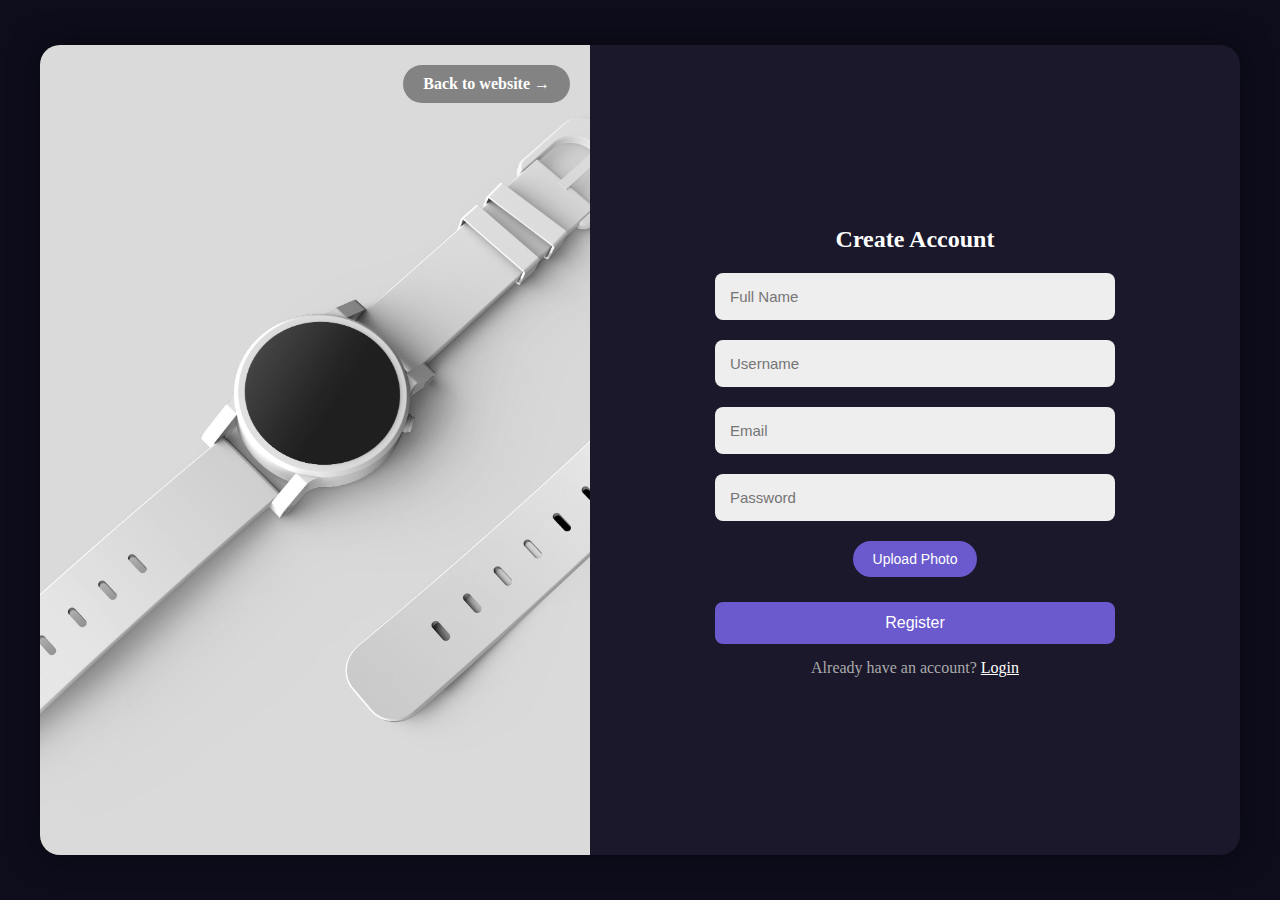
<file: reg.html>
<html lang="en">
  <head>
    <meta charset="UTF-8" />
    <meta name="viewport" content="width=device-width, initial-scale=1.0" />
    <title>Creative Register/Login</title>
    <link
      rel="stylesheet"
      href="https://cdnjs.cloudflare.com/ajax/libs/font-awesome/6.5.0/css/all.min.css"
    />
    <link rel="stylesheet" href="ok.css" />
    <link rel="icon" type="image/png" href="./images/tab.png" />
  </head>
  <body class="auth-page">
    <div class="container login-register-page">
      <div class="image-slider">
        <div
          class="slide active"
          style="background-image: url('./images/loll 1.jpg')"
        ></div>
        <div
          class="slide"
          style="background-image: url('./images/loll 2.jpg')"
        ></div>
        <div
          class="slide"
          style="background-image: url('./images/loll 3.jpg')"
        ></div>
        <div
          class="slide"
          style="background-image: url('./images/loll 4.jpg')"
        ></div>
        <div
          class="slide"
          style="background-image: url('./images/loll 5.jpg')"
        ></div>
        <div
          class="slide"
          style="background-image: url('./images/loll 6.jpg')"
        ></div>
        <div
          class="slide"
          style="background-image: url('./images/loll\ 7.jpg')"
        ></div>
        <a href="index.html" class="back-btn">Back to website →</a>
      </div>

      <div class="form-area">
        <div class="form-wrapper">
          <!-- Register Form -->
          <form class="form-panel active" id="registerForm">
            <h2>Create Account</h2>
            <div id="registerError" class="form-error"></div>
            <div class="form-group">
              <input type="text" id="fullName" placeholder="Full Name" />
              <small class="error-message"></small>
            </div>
            <div class="form-group">
              <input type="text" id="regUsername" placeholder="Username" />
              <small class="error-message"></small>
            </div>
            <div class="form-group">
              <input type="email" id="regEmail" placeholder="Email" />
              <small class="error-message"></small>
            </div>
            <div class="form-group">
              <input type="password" id="regPassword" placeholder="Password" />
              <small class="error-message"></small>
            </div>

            <div class="form-group image-upload">
              <img id="preview" />
              <input type="file" id="photo" accept="image/*" />
              <button
                type="button"
                class="upload-btn"
                onclick="document.getElementById('photo').click();"
              >
                Upload Photo
              </button>
            </div>

            <button type="submit" class="btnn">Register</button>
            <p class="toggle-text">
              Already have an account?
              <span onclick="switchForm('login')">Login</span>
            </p>
          </form>

          <!-- Login Form -->
          <form class="form-panel" id="loginForm">
            <h2>Login</h2>
            <div class="form-error" id="loginError"></div>

            <div class="form-group">
              <input
                type="text"
                id="loginUser"
                placeholder="Email or Username"
              />
              <small class="error-message"></small>
            </div>
            <div class="form-group">
              <input type="password" id="loginPass" placeholder="Password" />
              <small class="error-message"></small>
            </div>
            <button type="submit" class="btnn">Login</button>
            <p class="toggle-text">
              Don't have an account?
              <span onclick="switchForm('register')">Register</span>
            </p>
          </form>
        </div>
      </div>
    </div>

    <script src="okok.js"></script>
  </body>
</html>
</file>
<file: ok.css>
/* ============ HEADER ============= */
header {
  height: 60vh;
  background: url("./images/mge 3.jpg") no-repeat center center/cover;
  background-attachment: fixed;
  background-size: cover;
  position: relative;
}

header h1 {
  font-size: 13rem;
  color: white;
  font-family: "Playfair Display", serif;
  letter-spacing: 2px;
  text-shadow: 0 2px 10px rgba(0, 0, 0, 0.5);
  margin: auto;
  width: fit-content;
}

/* ============ SECTION IMAGE ============= */
.transition-image {
  height: 50vh;
  background: url("./images/mge 4.jpg") no-repeat center center;
  background-attachment: fixed;
  background-size: cover;
}

section {
  padding: 4rem 2rem;
}

.story {
  background: url("./images/mge\ 6.png") no-repeat center center/cover;
  background-attachment: fixed;
  background-size: cover;
  color: white;
  display: flex;
  flex-wrap: wrap;
  justify-content: center;
  align-items: center;
  padding: 6rem 2rem;
}

.story-left,
.story-right {
  flex: 1 1 150px;
  max-width: 400px;
}

.story-left h2 {
  font-family: "Playfair Display", serif;
  font-size: 3rem;
  margin-bottom: 0.5rem;
}

.story-left .subtitle {
  color: #aaa;
  font-size: 0.9rem;
}

.story-center {
  flex: 1 1 150px;
  display: flex;
  justify-content: center;
}

.story-center img {
  width: 100%;
  max-width: 350px;
  border-radius: 20px;
}

.story-right p {
  line-height: 1.6;
  font-size: 1rem;
  color: #aaa;
}

.mission {
  background-color: #000;
  color: white;
  padding: 4rem 2rem;
  text-align: left;
}

.mission h2 {
  font-size: 2.8rem;
  max-width: 950px;
  margin: 0 auto 2rem auto;
  font-family: "Playfair Display", serif;
  line-height: 1.6;
  text-align: left;
}

.mission-content {
  display: flex;
  flex-wrap: wrap;
  align-items: center;
  justify-content: left;
  gap: 2rem;
  max-width: 1000px;
  margin: 0 auto;
  text-align: left;
}

.mission-content img {
  max-width: 400px;
  border-radius: 20px;
}

.mission-text {
  flex: 1;
  min-width: 300px;
}

.mission-text h3 {
  font-size: 2rem;
  margin-bottom: 1rem;
  font-family: "Playfair Display", serif;
}

.mission-text p {
  line-height: 1.8;
  font-size: 1rem;
  color: #aaa;
}

.values-parallax {
  background: url("./images/mge\ 5.jpg") no-repeat center center;
  background-size: cover;
  background-attachment: fixed;
  height: 75vh;
  position: relative;
  display: flex;
  align-items: center;
  justify-content: center;
  text-align: center;
  padding: 2rem;
}

.values-parallax .overlay {
  color: white;
  max-width: 900px;
  padding: 2rem;
  border-radius: 10px;
}

.dash {
  font-size: 3.5rem;
  color: white;
  margin-bottom: 1rem;
  line-height: 0.5;
}

.values-parallax h1 {
  font-size: 2.5rem;
  font-family: "Playfair Display", serif;
  margin-bottom: 20px;
}

.values-parallax p {
  font-size: 1.1rem;
  line-height: 1.9;
}

.benefits-section {
  background-color: #1f1f1f;
  padding: 6rem 1rem;
  color: white;
  font-family: "Segoe UI", Tahoma, Geneva, Verdana, sans-serif;
}

.benefits-container {
  display: flex;
  flex-wrap: wrap;
  justify-content: center;
  gap: 3rem;
  max-width: 1400px;
  margin: 0 auto;
}

.benefit {
  flex: 1 1 250px;
  max-width: 300px;
  text-align: left;
}

.benefit i {
  font-size: 1.5rem;
  color: white;
  margin-bottom: 1rem;
  display: inline-block;
}

.benefit h4 {
  font-size: 1.25rem;
  font-weight: bold;
  margin-bottom: 0.5rem;
}

.benefit p {
  font-size: 1rem;
  line-height: 1.6;
  color: #ccc;
}

.benefit {
  text-align: center;
}


.overlay button {
  background-color: #e91e63;
  color: white;
  border: none;
  padding: 0.75rem 2.5rem;
  font-size: 1.2rem;
  margin-top: 2rem;
  cursor: pointer;
  border-radius: 2px;
}

footer {
  text-align: center;
  padding: 2rem;
  background-color: #000;
  font-size: 0.9rem;
  border-top: 1px solid #333;
}

.search-container {
  display: flex;
  align-items: center;
  width: 350px;
  height: 50px;
  padding: 1rem;
  gap: 0.5rem;
  background-color: #2e2e2e;
  border-radius: 8px;
  margin: auto;
}

.search-container input {
  width: 100%;
  height: 100%;
  padding-left: 3rem;
  border: none;
  border-radius: 8px;
  background-color: transparent;
  font-size: 1rem;
  outline: none;
}

.search-container i {
  font-size: 1rem;
  color: rgba(255, 255, 255, 0.5);
  pointer-events: none;
}

/* ------------------------------------------------------reg page ---------------------------------------------------- */

/* كل التنسيقات خاصة فقط بصفحة تسجيل الدخول والتسجيل */

.auth-page {
  margin: 0;
  padding: 0;
  background: #0e0d1c;
  display: flex;
  justify-content: center;
  align-items: center;
  height: 100vh;
}

.login-register-page {
  max-width: 1200px;
  width: 100%;
  border-radius: 20px;
  overflow: hidden;
  display: flex;
  box-shadow: 0 0 30px rgba(0, 0, 0, 0.5);
  height: 90vh;
}

.image-slider {
  flex: 1;
  position: relative;
  background: #222;
}

.slide {
  position: absolute;
  width: 100%;
  height: 100%;
  background-size: cover;
  background-position: center;
  opacity: 0;
  transition: opacity 1.5s ease-in-out;
}

.slide.active {
  opacity: 1;
}

.back-btn {
  position: absolute;
  top: 20px;
  right: 20px;
  text-decoration: none;
  color: #fff;
  background: rgba(0, 0, 0, 0.4);
  padding: 10px 20px;
  border-radius: 20px;
  font-weight: bold;
  z-index: 10;
  transition: background 0.3s ease;
}

.back-btn:hover {
  /* background: rgba(255, 255, 255, 0.2); */
  opacity: 0.8;
}

.form-area {
  flex: 1;
  background: #1a182a;
  padding: 50px;
  display: flex;
  justify-content: center;
  align-items: center;
}

.form-wrapper {
  width: 100%;
  max-width: 400px;
  position: relative;
}

.form-panel {
  position: absolute;
  width: 100%;
  top: 0;
  left: 0;
  opacity: 0;
  transform: translateY(60px) scale(0.92);
  transition: all 0.5s ease-in-out;
  z-index: 0;
}

.form-panel.active {
  opacity: 1;
  transform: translateY(0) scale(1);
  position: relative;
  z-index: 1;
}

.form-panel h2 {
  color: #fff;
  text-align: center;
  margin-bottom: 20px;
}

.form-group {
  margin-bottom: 20px;
}

.form-group input[type="text"],
.form-group input[type="email"],
.form-group input[type="password"] {
  width: 100%;
  padding: 15px;
  border: none;
  border-radius: 8px;
  background: #eee;
  font-size: 15px;
}

.image-upload {
  text-align: center;
}

#preview {
  width: 100px;
  height: 100px;
  object-fit: cover;
  border-radius: 50%;
  display: none;
  margin: auto;
  margin-bottom: 10px;
  border: 3px solid #6a5acd;
}

.upload-btn {
  background-color: #6a5acd;
  color: white;
  padding: 10px 20px;
  border: none;
  border-radius: 20px;
  cursor: pointer;
  font-size: 14px;
  transition: background 0.3s ease;
}

.upload-btn:hover {
  background-color: #483d8b;
}

#photo {
  display: none;
}

.btnn {
  width: 100%;
  padding: 12px;
  background: #6a5acd;
  color: #fff;
  border: none;
  border-radius: 8px;
  font-size: 16px;
  margin-top: 5px;
  cursor: pointer;
  transition: background 0.3s ease;
}

.btnn:hover {
  background: #483d8b;
}

.error-message {
  color: red;
  font-size: 0.8rem;
  margin-top: 5px;
  display: block;
}

.invalid {
  border-color: red !important;
}

.form-error {
  margin-bottom: 10px;
  color: red;
  font-weight: bold;
  text-align: center;
}

.toggle-text {
  text-align: center;
  color: #aaa;
  margin-top: 15px;
}

.toggle-text span {
  color: #fff;
  text-decoration: underline;
  cursor: pointer;
}

.toggle-text span:hover {
  color: #e91e63;
}

.image-slider,
.form-area {
  width: 100%;
  min-height: 400px;
}

/* ----------------------------------------------- contact page --------------------------------------------------------- */

.contact-section {
  background-color: #1e1e1e;
  color: white;
  padding: 100px 30px;
  font-family: "Open Sans", sans-serif;
}

.contact-container {
  display: flex;
  flex-wrap: wrap;
  max-width: 1250px;
  margin: 0 auto;
  gap: 40px;
}

.contact-left {
  flex: 1 1 400px;
}

.contact-left h2 {
  font-size: 3rem;
  font-family: "Playfair Display", serif;
  margin-bottom: 40px;
}

.contact-left p {
  font-size: 1rem;
  color: #aaa;
  margin-bottom: 30px;
}

.contact-left .dash {
  width: 50px;
  height: 3px;
  background-color: white;
  margin: 20px 0;
  border: none;
}

.info-block {
  margin-bottom: 20px;
}

.info-block h4 {
  font-size: 1rem;
  color: #aaa;
  margin-bottom: 10px;
  letter-spacing: 1px;
}

.info-block p {
  font-size: 1.2rem;
  color: white;
}

.contact-right {
  flex: 1 1 400px;
}

.contact-form input,
.contact-form textarea {
  width: 100%;
  padding: 15px;
  margin-bottom: 30px;
  border: none;
  border-bottom: 1px solid #555;
  background: transparent;
  color: white;
  font-size: 1rem;
  outline: none;
}

.contact-form input::placeholder,
.contact-form textarea::placeholder {
  color: #777;
}

.contact-form button {
  background-color: var(--defaltColor);
  color: white;
  border: none;
  padding: 14px 32px;
  font-size: 1rem;
  cursor: pointer;
  transition: background 0.3s ease;
}

.contact-form button:hover {
  opacity: 0.7;
}

#successMessage {
  display: none;
  color: #aaa;
  font-size: 1.2rem;
  text-align: center;
  padding-top: 40px;
}

.contact-left,
.contact-right {
  width: 100%;
}
</file>
